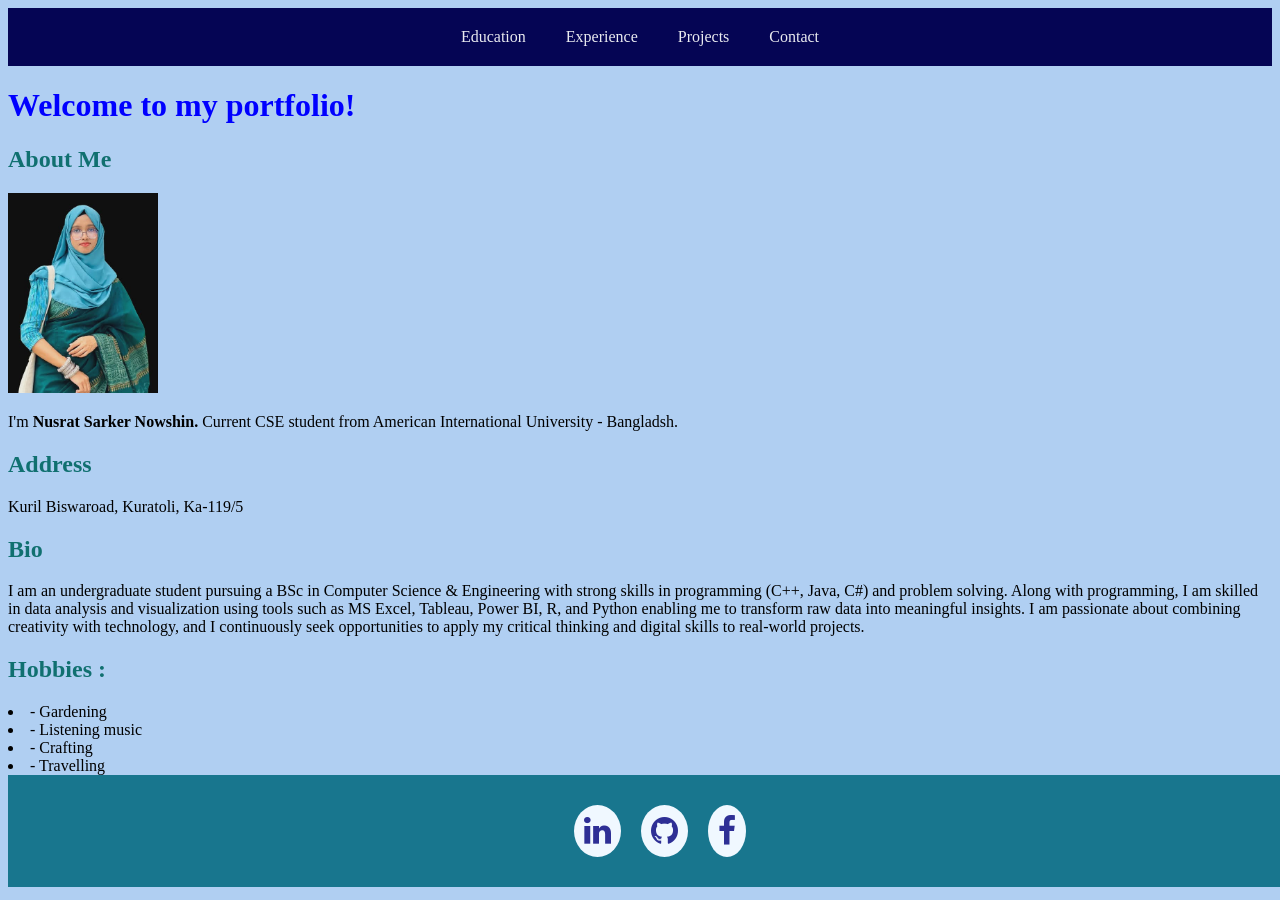
<file: portfolio/index.html>
<!DOCTYPE html>
<html lang="en">

<head>
    <meta charset="UTF-8">
    <meta name="viewport" content="width=device-width, initial-scale=1.0">
    <title>Portfolio</title>

    <link rel="stylesheet" href="style.css">
    <link rel="stylesheet" href="https://cdnjs.cloudflare.com/ajax/libs/font-awesome/4.7.0/css/font-awesome.min.css">
</head>


<body>
    <nav class="navbar">
        <ul>
            <li><a href="html/educations.html">Education</a></li>
            <li><a href="html/experience.html">Experience</a></li>
            <li><a href="html/projects.html">Projects</a></li>
            <li><a href="html/contact.html">Contact</a></li>
        </ul>
    </nav>

    <h1>Welcome to my portfolio!</h1>
    <h2>About Me</h2>
    <img src="Nusrat Photo.jpg" width="150" height="200">
    <p>I'm <strong>Nusrat Sarker Nowshin.</strong> Current CSE student from American International University -
        Bangladsh.</p>
    <h2>Address</h3>
        <p>Kuril Biswaroad, Kuratoli, Ka-119/5</p>
        <h2>Bio</h3>
            <p>I am an undergraduate student pursuing a BSc in Computer Science & Engineering with strong skills in
                programming (C++, Java, C#) and problem solving.
                Along with programming, I am skilled in data analysis and visualization using tools such as MS Excel,
                Tableau, Power BI, R, and Python enabling me to
                transform raw data into meaningful insights. I am passionate about combining creativity with technology,
                and I continuously seek opportunities to apply
                my critical thinking and digital skills to real-world projects.</p>

            <h2>Hobbies :</h2>
            <li>- Gardening</li>
            <li>- Listening music</li>
            <li>- Crafting</li>
            <li>- Travelling</li>

            <div class="footerContainer">
                <div class="socialIcons">


                    <a href="https://www.linkedin.com/in/nusrat-sarker-1a18a0384/" target="_blank">
                        <i class="fa fa-linkedin"> </i>
                    </a>
                    <a href="https://github.com/Nnusrat50" target="_blank">
                        <i class="fa fa-github"> </i>
                    </a>
                    <a href="https://www.facebook.com/nusrat.sarker.273872" target="_blank">
                        <i class="fa fa-facebook"> </i>
                    </a>

                </div>


            </div>

</body>

</html>
</file>
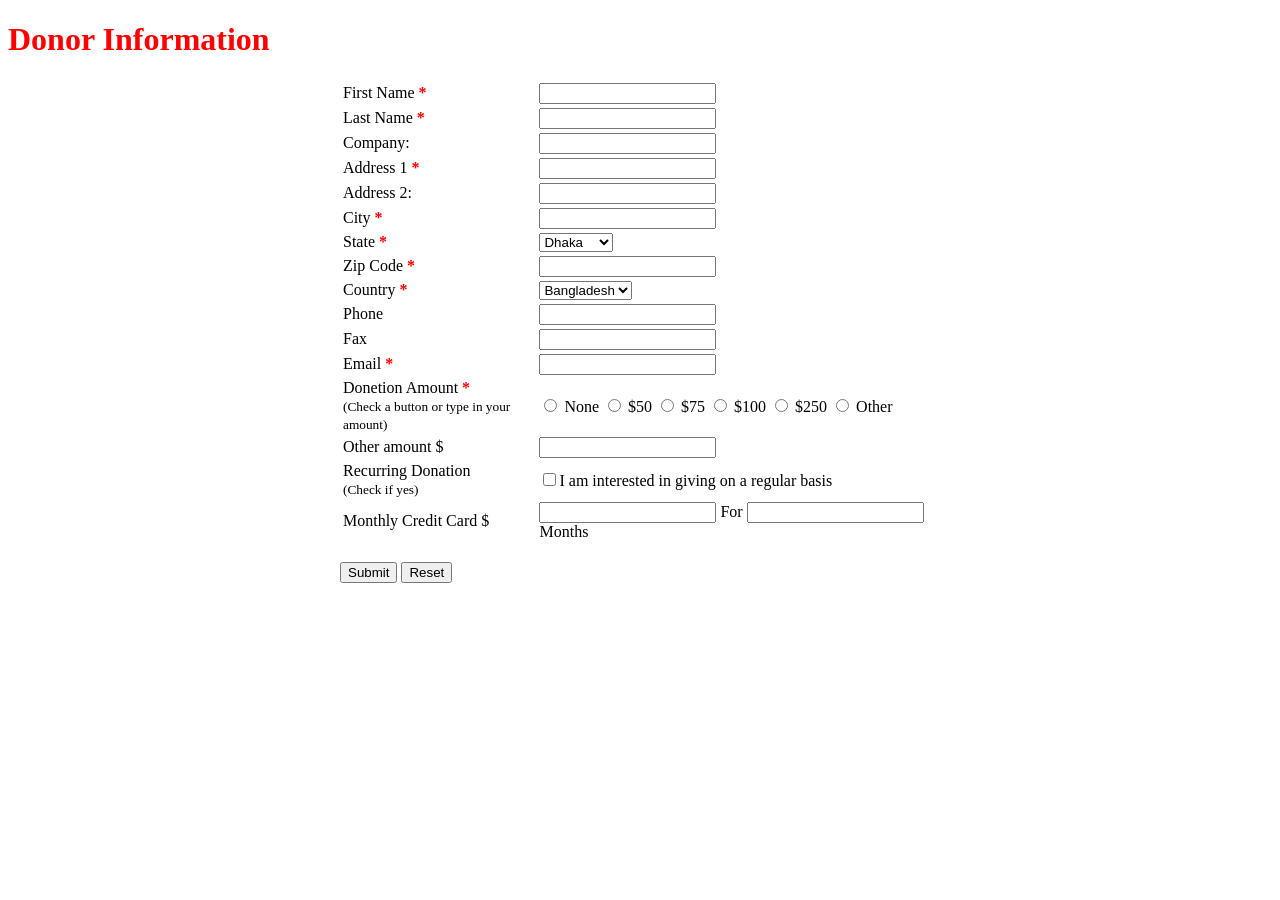
<file: assessment/form.html>
<!DOCTYPE html>
<html lang="en">

<head>
    <meta charset="UTF-8">
    <meta name="viewport" content="width=device-width, initial-scale=1.0">
    <title>Portfolio</title>

    <link rel="stylesheet" href="form.css">

</head>

<body>
    <h1>Donor Information</h1>
    <form method="post">




        <table>

            <tr>
                <td><label for="first name">First Name <span class=required>*</span></label></td>
                <td><input type="text" id="first_name" name="first name" required></td>
            </tr>

            <tr>
                <td><label for="last name">Last Name <span class=required>*</span></label></td>
                <td><input type="text" id="last_name" name="last name" required></td>
            </tr>

            <tr>
                <td><label for="company">Company:</label></td>
                <td><input type="text" id="company" name="company"></td>
            </tr>

            <tr>
                <td><label for="address 1">Address 1 <span class=required>*</span></label></td>
                <td><input type="text" id="address1" name="address 1" required></td>
            </tr>

            <tr>
                <td><label for="address 2">Address 2:</label></td>
                <td><input type="text" id="address2" name="address 2"></td>
            </tr>

            <tr>
                <td><label for="city">City <span class=required>*</span></label></td>
                <td><input type="text" id="city" name="city" required></td>
            </tr>

            <tr>
                <td><label for="state">State <span class=required>*</span></label></td>
                <td><select id="state" name="state">
                        <option>Dhaka</option>
                        <option>Dinajpur</option>
                        <option>Rangpur</option>
                        <option>Rajshahi</option>

                    </select>
                </td>
            </tr>

            <tr>
                <td><label for="zip code">Zip Code <span class=required>*</span></label></td>
                <td><input type="text" id="zip_code" name="zip code" required></td>
            </tr>

            <tr>
                <td><label for="country">Country <span class=required>*</span></label></td>
                <td><select id="country" name="country">
                        <option>Bangladesh</option>
                        <option>India</option>
                        <option>Nepal</option>
                        <option>USA</option>

                    </select>
                </td>
            </tr>

            <tr>
                <td><label for="phone">Phone</label></td>
                <td><input type="text" id="phone" name="phone"></td>
            </tr>

            <tr>
                <td><label for="fax">Fax</label></td>
                <td><input type="text" id="fax" name="fax"></td>
            </tr>

            <tr>
                <td><label for="email">Email <span class=required>*</span></label></td>
                <td><input type="text" id="email" name="email" required></td>
            </tr>

            <tr>
                <td><label>Donetion Amount <span class=required>*</span></label> <br>
                    <small class="note">
                        (Check a button or type in your amount)
                    </small>
                </td>
                <td>
                    <input type="radio" name="donetion amount" value="none"> None
                    <input type="radio" name="donetion amount" value="$50"> $50
                    <input type="radio" name="donetion amount" value="$75"> $75
                    <input type="radio" name="donetion amount" value="$100"> $100
                    <input type="radio" name="donetion amount" value="$250"> $250
                    <input type="radio" name="donetion amount" value="other"> Other
                </td>
            </tr>

            <tr>
                <td><label for="other amount"> Other amount $ </label></td>
                <td><input type="text" id="other amount" name="other amount"></td>
            </tr>

            <tr>
                <td><label>Recurring Donation </label> <br>
                    <small class="note">
                        (Check if yes)
                    </small>
                </td>
                <td><input type="checkbox" value="i am interested in giving on a regular basis">I am interested in
                    giving on a regular basis
                </td>
            </tr>

            <tr>
                <td><label for="monthly card">Monthly Credit Card $</label></td>
                <td><input type="text" id="monthly card" name="monthly card">
                    <label for="for">For</label>
                    <input type="text" id="for" name="for">
                    <label for="months">Months</label>
                </td>

            </tr>


        </table>
        </br>
        <input type="submit" value="Submit">
        <input type="reset">




    </form>


</body>
</file>
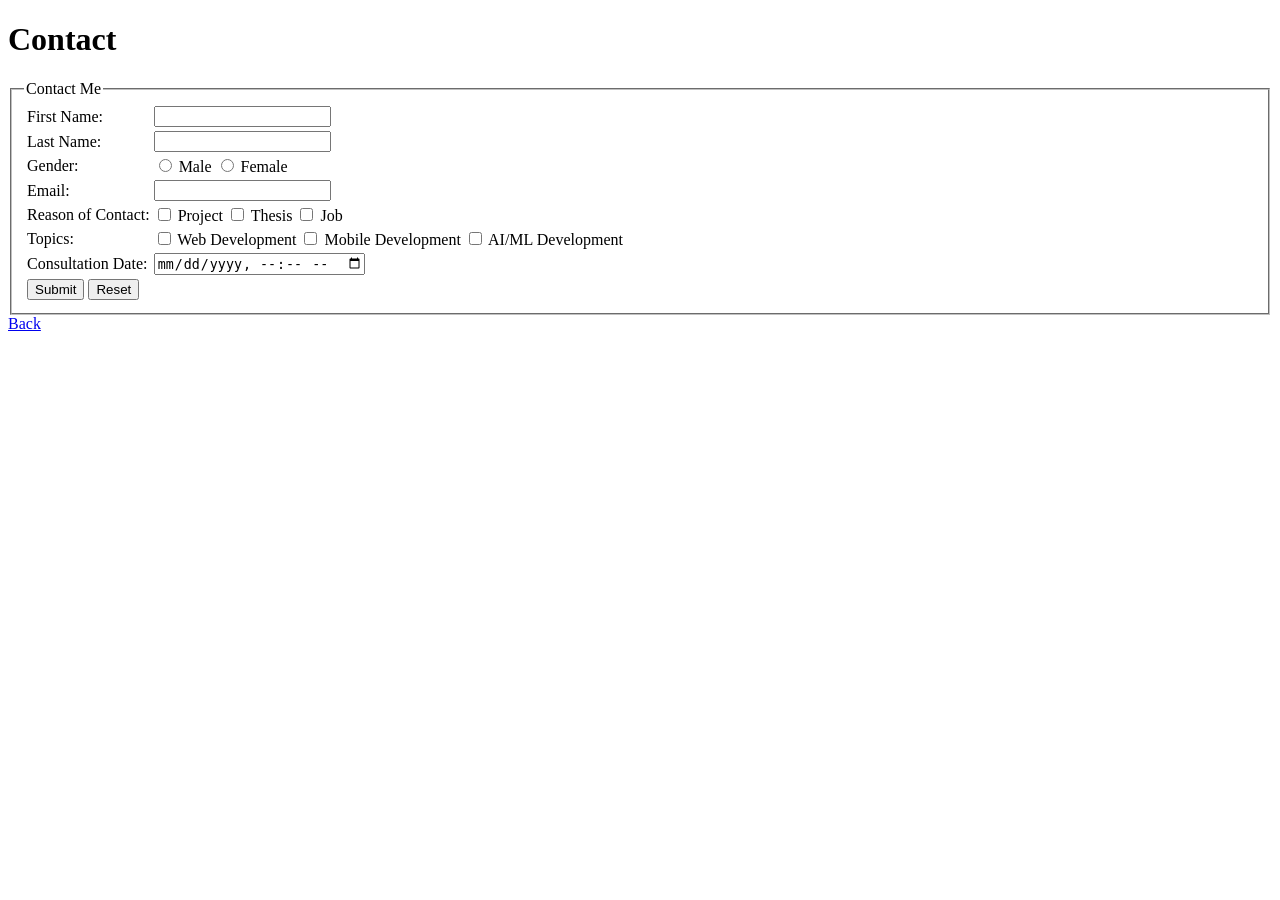
<file: portfolio/html/contact.html>
<!DOCTYPE html>
<html lang="en">

<head>
    <meta charset="UTF-8">
    <meta name="viewport" content="width=device-width, initial-scale=1.0">
    <title>Contact</title>
</head>

<body>
    <h1>Contact</h1>

    <form method="post">

        <fieldset>
            <legend>Contact Me</legend>

            <table>

                <tr>
                    <td><label for="first name">First Name:</label></td>
                    <td><input type="text" id="first name" name="first name" required></td>
                </tr>

                <tr>
                    <td><label for="last name">Last Name:</label></td>
                    <td><input type="text" id="last name" name="last name" required></td>
                </tr>

                <tr>
                    <td><label>Gender:</label></td>
                    <td>
                        <input type="radio" name="gender" value="male"> Male
                        <input type="radio" name="gender" value="female"> Female
                    </td>
                </tr>

                <tr>
                    <td><label for="email">Email:</label></td>
                    <td><input type="email" id="email" name="email" required></td>
                </tr>

                <tr>
                    <td><label>Reason of Contact:</label></td>
                    <td>
                        <input type="checkbox" value="Projects"> Project
                        <input type="checkbox" value="Thesis"> Thesis
                        <input type="checkbox" value="Job"> Job
                    </td>
                </tr>

                <tr>
                    <td><label>Topics:</label></td>
                    <td>
                        <input type="checkbox" value="Web Development"> Web Development
                        <input type="checkbox" value="Mobile Development"> Mobile Development
                        <input type="checkbox" value="AI/ML Development"> AI/ML Development
                    </td>
                </tr>

                <tr>
                    <td>
                        <label for="consultation">Consultation Date:</label>
                    </td>
                    <td>
                        <input type="datetime-local" id="consultation" name="consultation" required>

                    </td>
                </tr>


                <td>
                    <input type="submit" value="Submit">
                    <input type="reset">
                </td>
                </tr>

            </table>

        </fieldset>

    </form>

    <a href="../index.html">Back</a>

</body>

</html>
</file>
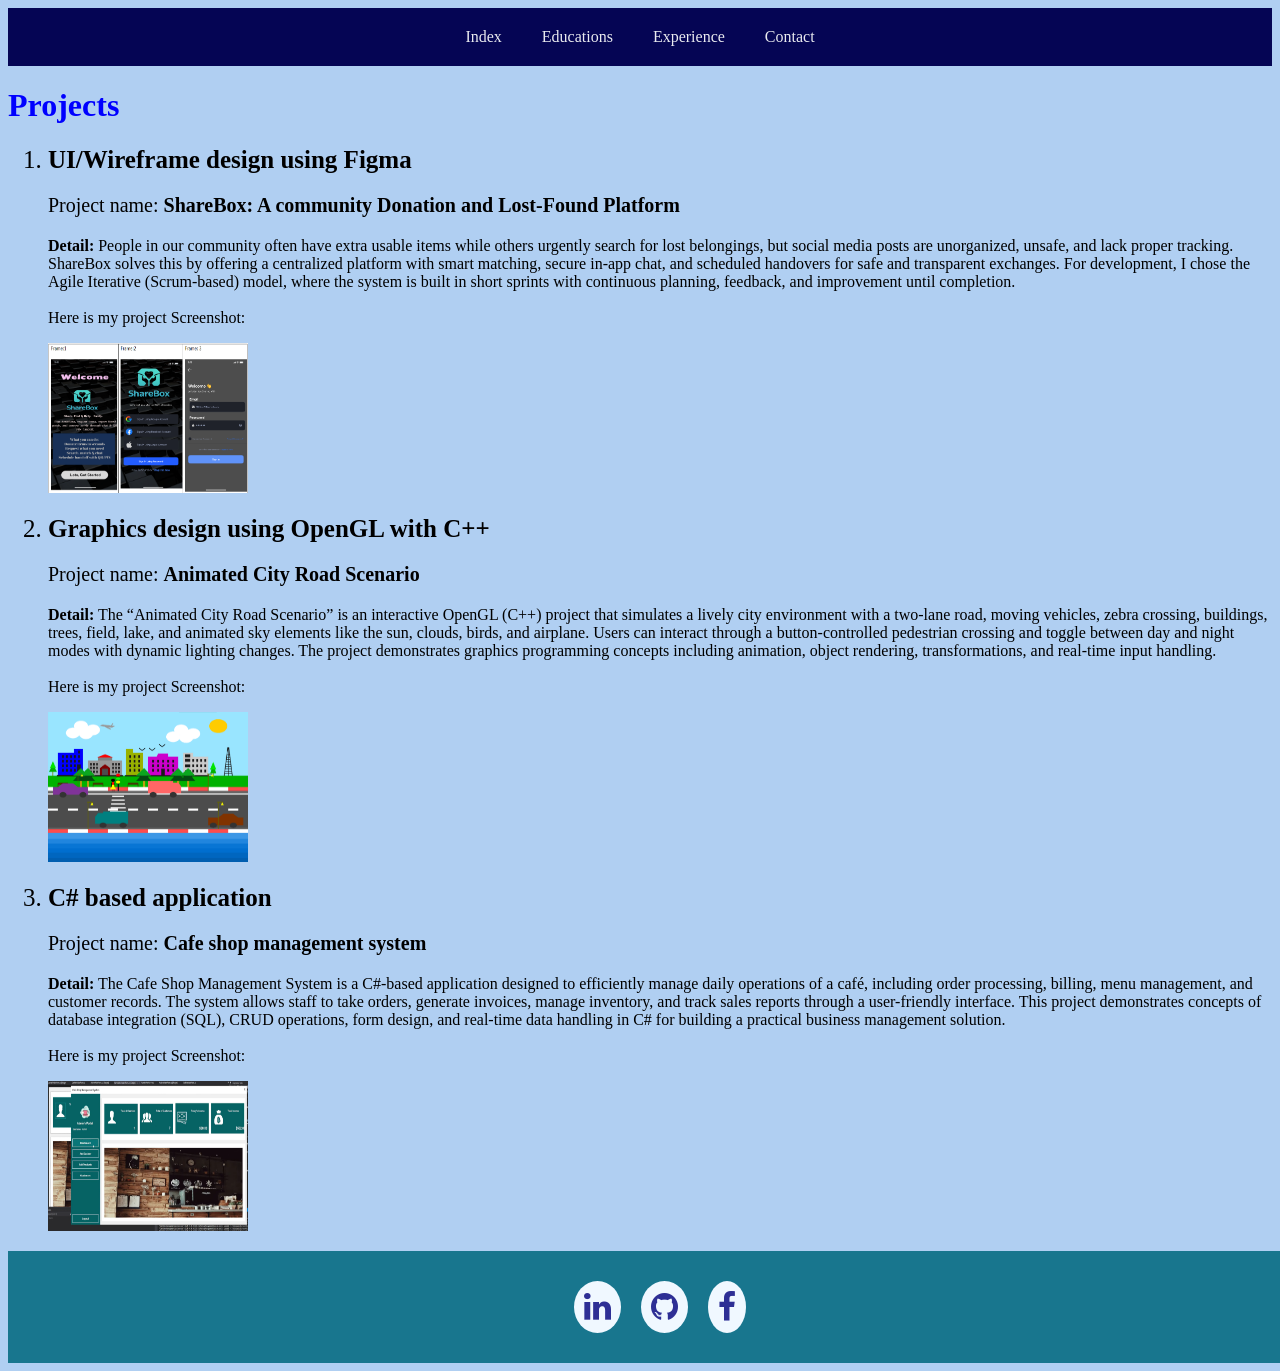
<file: portfolio/html/projects.html>
<!DOCTYPE html>
<html lang="en">

<head>
    <meta charset="UTF-8">
    <meta name="viewport" content="width=device-width, initial-scale=1.0">
    <title>Project</title>
    <link rel="stylesheet" href="../css/projects.css">
    <link rel="stylesheet" href="https://cdnjs.cloudflare.com/ajax/libs/font-awesome/4.7.0/css/font-awesome.min.css">
</head>

<body>
    <nav class="navbar">
        <ul>
            <li><a href="../index.html">Index</a></li>
            <li><a href="educations.html">Educations</a></li>
            <li><a href="experience.html">Experience</a></li>
            <li><a href="contact.html">Contact</a></li>
        </ul>
    </nav>
    <h1>Projects</h1>

    <ol>
        <li style="font-size : 25px"> <strong>UI/Wireframe design using Figma </strong></li>

        <p style="font-size : 20px">Project name:<strong> ShareBox: A community Donation and Lost-Found Platform
            </strong> </p>
        <p><strong>Detail:</strong> People in our community often have extra usable items while others urgently search
            for lost belongings,
            but social media posts are unorganized, unsafe, and lack proper tracking. ShareBox solves this by offering
            a centralized platform with smart matching, secure in-app chat, and scheduled handovers for safe and
            transparent exchanges.
            For development, I chose the Agile Iterative (Scrum-based) model, where the system is built in short sprints
            with continuous
            planning, feedback, and improvement until completion.<br /> <br />
            Here is my project Screenshot:
        </p>

        <img src="ShareBox Pic.png" width="200" height="150">
        <br /><br />


        <li style="font-size : 25px"> <strong>Graphics design using OpenGL with C++ </strong></li>
        <p style="font-size : 20px">Project name: <strong> Animated City Road Scenario </strong> </p>
        <p><strong>Detail:</strong> The “Animated City Road Scenario” is an interactive OpenGL (C++) project that
            simulates a lively city environment with a two-lane road, moving vehicles, zebra crossing, buildings,
            trees, field, lake, and animated sky elements like the sun, clouds, birds, and airplane. Users can
            interact through a button-controlled pedestrian crossing and toggle between day and night modes with
            dynamic lighting changes. The project demonstrates graphics programming concepts including animation,
            object rendering, transformations, and real-time input handling.
            <br /> <br />
            Here is my project Screenshot:
        </p>

        <img src="CityRoad pic.png" width="200" height="150">
        <br /> <br />

        <li style="font-size : 25px"> <strong>C# based application </strong></li>
        <p style="font-size : 20px">Project name: <strong> Cafe shop management system </strong> </p>
        <p><strong>Detail:</strong> The Cafe Shop Management System is a C#-based application designed to
            efficiently manage daily operations of a café, including order processing, billing, menu management,
            and customer records. The system allows staff to take orders, generate invoices, manage inventory,
            and track sales reports through a user-friendly interface. This project demonstrates concepts of database
            integration (SQL), CRUD operations, form design, and real-time data handling in C# for building a practical
            business management solution.
            <br /> <br />
            Here is my project Screenshot:
        </p>

        <img src="cafe shop.png" width="200" height="150">





    </ol>
    <div class="footerContainer">
        <div class="socialIcons">


            <a href="https://www.linkedin.com/in/nusrat-sarker-1a18a0384/" target="_blank">
                <i class="fa fa-linkedin"> </i>
            </a>
            <a href="https://github.com/Nnusrat50" target="_blank">
                <i class="fa fa-github"> </i>
            </a>
            <a href="https://www.facebook.com/nusrat.sarker.273872" target="_blank">
                <i class="fa fa-facebook"> </i>
            </a>

        </div>





</body>

</html>
</file>
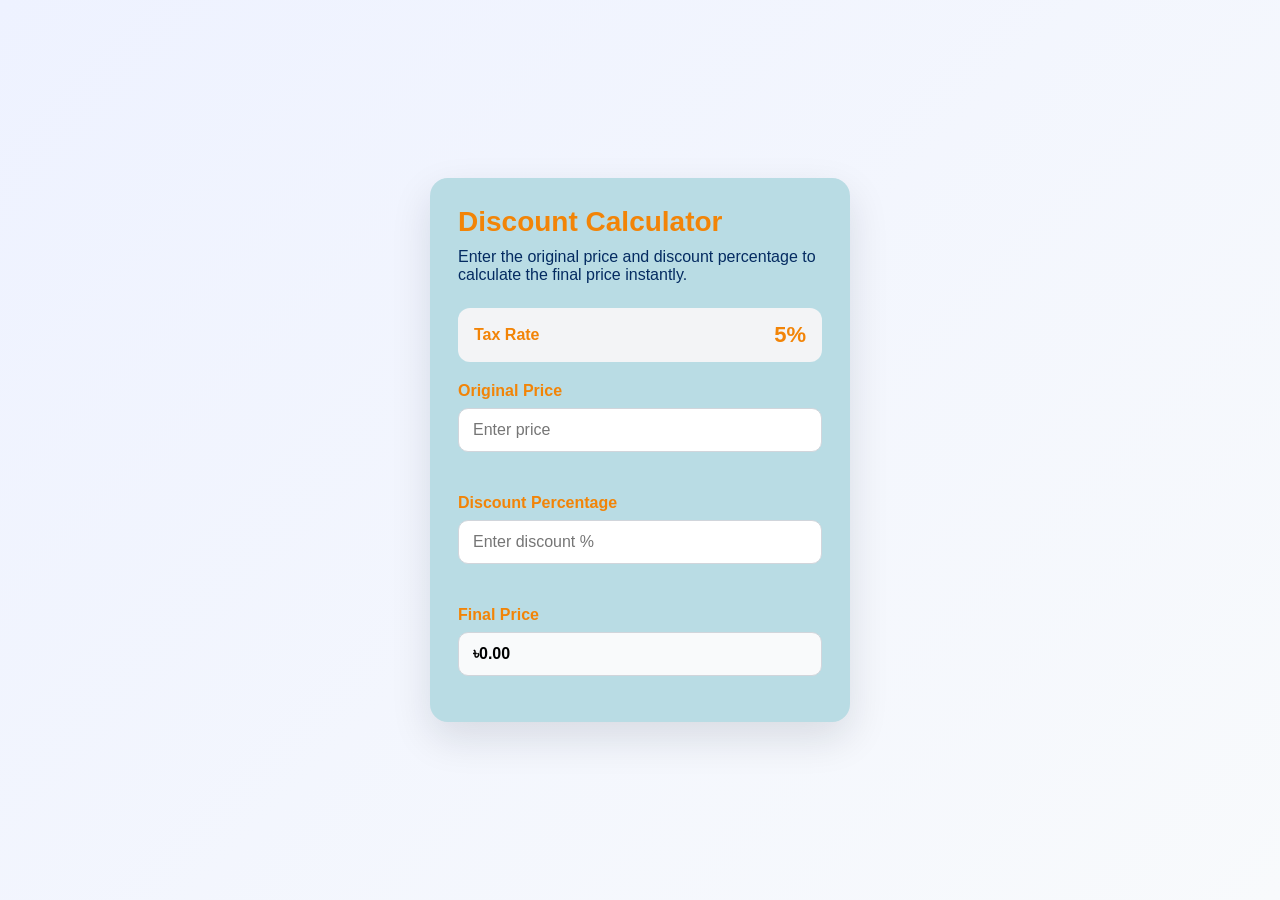
<file: wbt-spring-2025-2026/assessment/calculator.html>
<!DOCTYPE html>
<html lang="en">

<head>
    <meta charset="UTF-8">
    <title>Discount Calculator</title>
    <link rel="stylesheet" href="calculator.css">
</head>

<body>

    <div class="page">

        <div class="card">

            <h1>Discount Calculator</h1>
            <p class="subtitle">
                Enter the original price and discount percentage to calculate the final price instantly.
            </p>

            <div class="price-box">
                <span class="label">Tax Rate</span>
                <span class="value" id="tax-rate"></span>
            </div>

            <div class="form-group">
                <label>Original Price</label>
                <input type="number" id="original-price" placeholder="Enter price">
                <small class="error-message" id="price-error"></small>
            </div>

            <div class="form-group">
                <label>Discount Percentage</label>
                <input type="number" id="discount" placeholder="Enter discount %">
                <small class="error-message" id="discount-error"></small>
            </div>

            <div class="form-group">
                <label>Final Price</label>
                <input type="text" id="final-price" readonly>
            </div>

        </div>

    </div>

    <script src="calculator.js"></script>

</body>

</html>
</file>
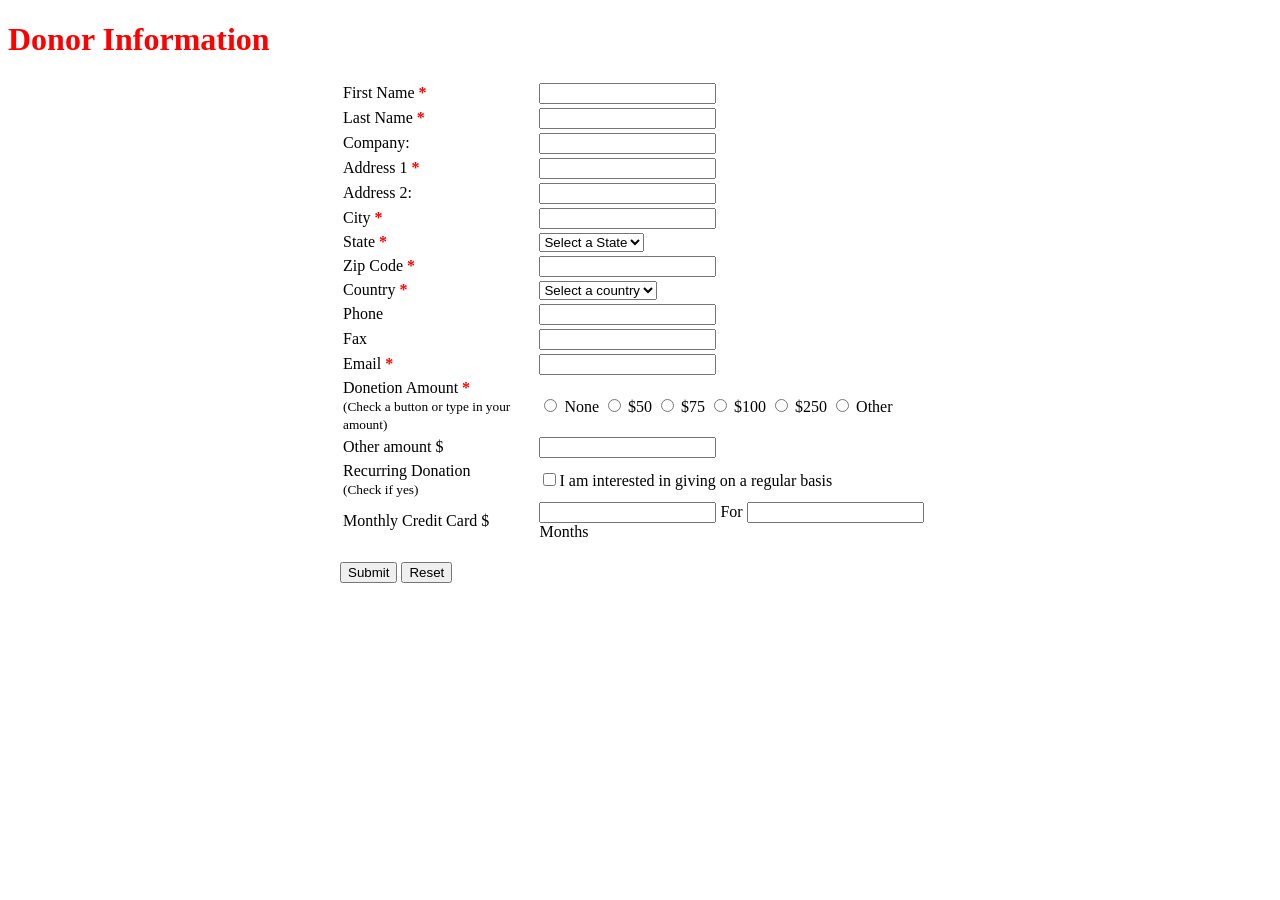
<file: wbt-spring-2025-2026/assessment/form.html>
<!DOCTYPE html>
<html lang="en">

<head>
    <meta charset="UTF-8">
    <meta name="viewport" content="width=device-width, initial-scale=1.0">
    <title>Portfolio</title>

    <link rel="stylesheet" href="form.css">

</head>

<body>
    <h1>Donor Information</h1>
    <form method="post">

        <table>

            <tr>
                <td><label for="first name">First Name <span class=required>*</span></label></td>
                <td><input type="text" id="first_name" name="first name" required></td>
            </tr>

            <tr>
                <td><label for="last name">Last Name <span class=required>*</span></label></td>
                <td><input type="text" id="last_name" name="last name" required></td>
            </tr>

            <tr>
                <td><label for="company">Company:</label></td>
                <td><input type="text" id="company" name="company"></td>
            </tr>

            <tr>
                <td><label for="address 1">Address 1 <span class=required>*</span></label></td>
                <td><input type="text" id="address1" name="address 1" required></td>
            </tr>

            <tr>
                <td><label for="address 2">Address 2:</label></td>
                <td><input type="text" id="address2" name="address 2"></td>
            </tr>

            <tr>
                <td><label for="city">City <span class=required>*</span></label></td>
                <td><input type="text" id="city" name="city" required></td>
            </tr>

            <tr>
                <td><label for="state">State <span class=required>*</span></label></td>
                <td><select id="state" name="state">
                        <option value="" disabled selected>Select a State</option>
                        <option>Dhaka</option>
                        <option>Dinajpur</option>
                        <option>Rangpur</option>
                        <option>Rajshahi</option>

                    </select>
                </td>
            </tr>

            <tr>
                <td><label for="zip code">Zip Code <span class=required>*</span></label></td>
                <td><input type="text" id="zip_code" name="zip code" required></td>
            </tr>

            <tr>
                <td><label for="country">Country <span class=required>*</span></label></td>
                <td><select id="country" name="country">
                        <option value="" disabled selected>Select a country</option>
                        <option>Bangladesh</option>
                        <option>India</option>
                        <option>Nepal</option>
                        <option>USA</option>

                    </select>
                </td>
            </tr>

            <tr>
                <td><label for="phone">Phone</label></td>
                <td><input type="text" id="phone" name="phone"></td>
            </tr>

            <tr>
                <td><label for="fax">Fax</label></td>
                <td><input type="text" id="fax" name="fax"></td>
            </tr>

            <tr>
                <td><label for="email">Email <span class=required>*</span></label></td>
                <td><input type="text" id="email" name="email" required></td>
            </tr>

            <tr>
                <td><label>Donetion Amount <span class=required>*</span></label> <br>
                    <small class="note">
                        (Check a button or type in your amount)
                    </small>
                </td>
                <td>
                    <input type="radio" name="donetion amount" value="none"> None
                    <input type="radio" name="donetion amount" value="$50"> $50
                    <input type="radio" name="donetion amount" value="$75"> $75
                    <input type="radio" name="donetion amount" value="$100"> $100
                    <input type="radio" name="donetion amount" value="$250"> $250
                    <input type="radio" name="donetion amount" value="other"> Other
                </td>
            </tr>

            <tr>
                <td><label for="other amount"> Other amount $ </label></td>
                <td><input type="text" id="other amount" name="other amount"></td>
            </tr>

            <tr>
                <td><label>Recurring Donation </label> <br>
                    <small class="note">
                        (Check if yes)
                    </small>
                </td>
                <td><input type="checkbox" value="i am interested in giving on a regular basis">I am interested in
                    giving on a regular basis
                </td>
            </tr>

            <tr>
                <td><label for="monthly card">Monthly Credit Card $</label></td>
                <td><input type="text" id="monthly card" name="monthly card">
                    <label for="for">For</label>
                    <input type="text" id="for" name="for">
                    <label for="months">Months</label>
                </td>

            </tr>


        </table>
        </br>
        <input type="submit" value="Submit">
        <input type="reset">




    </form>


</body>
</file>
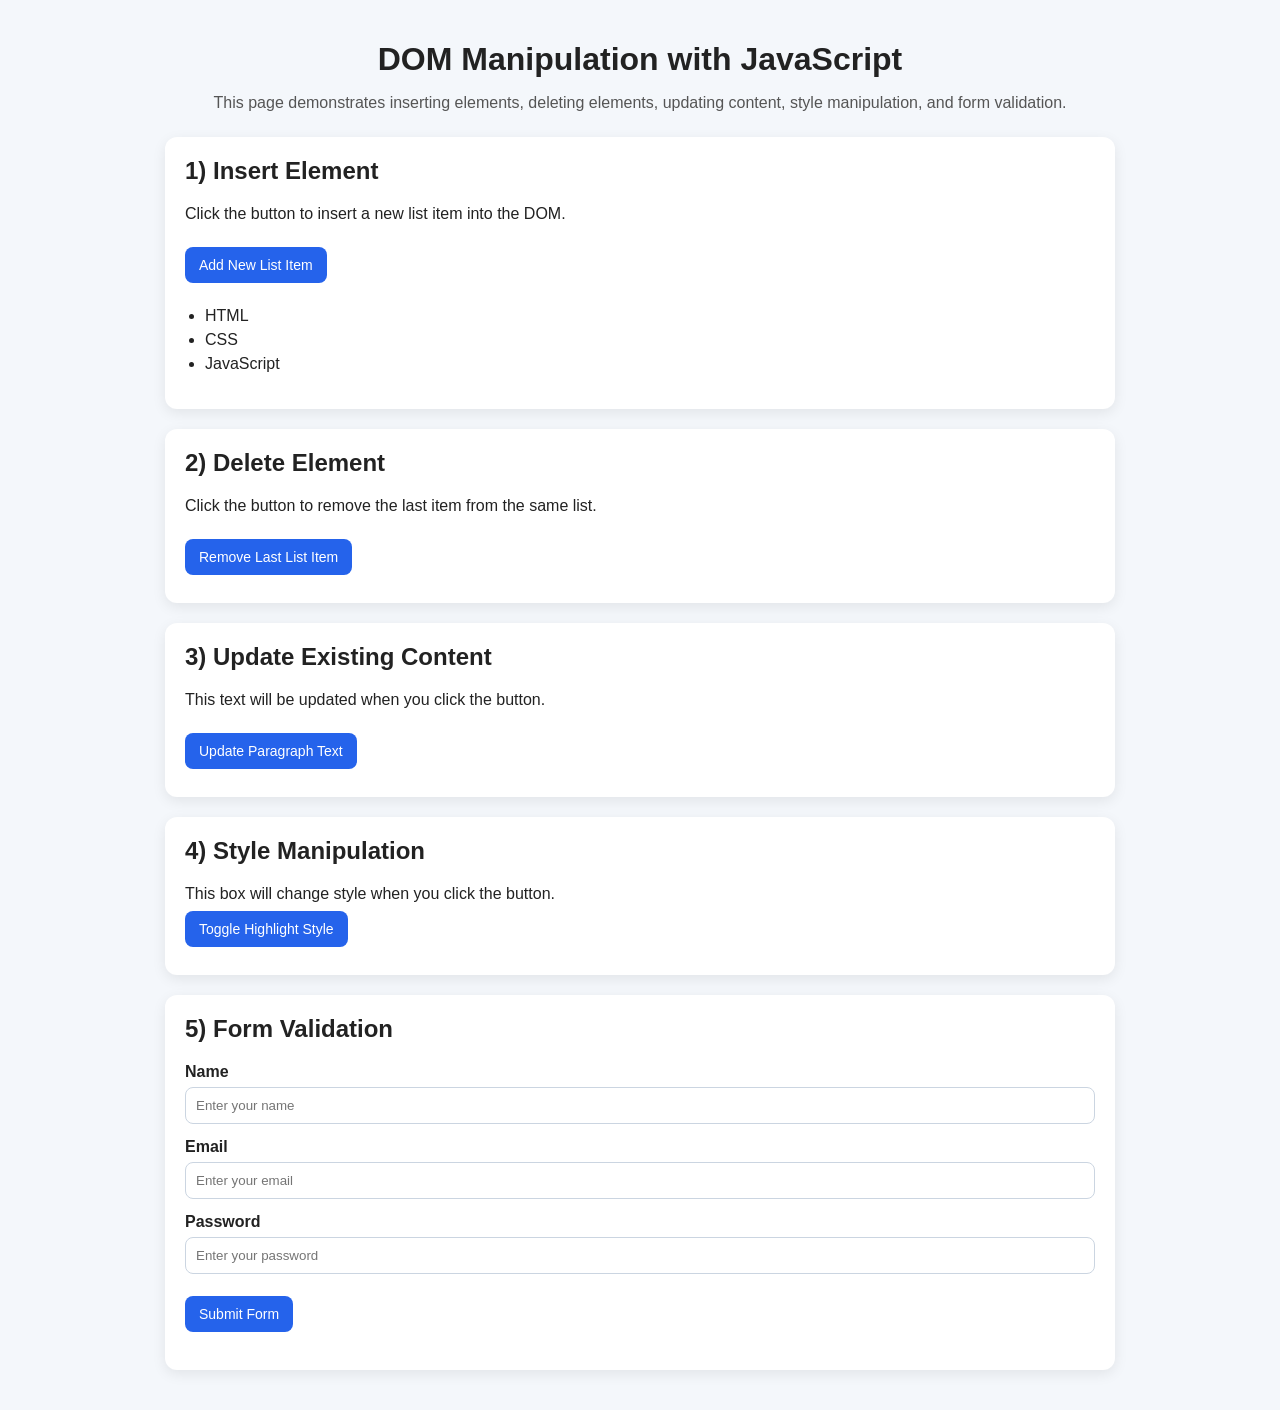
<file: wbt-spring-2025-2026/assessment/jsPractice.html>
<!DOCTYPE html>
<html lang="en">

<head>
    <meta charset="UTF-8" />
    <meta name="viewport" content="width=device-width, initial-scale=1.0" />
    <title>DOM Manipulation Demo</title>

    <style>
        /*
      BASIC PAGE STYLING
      ------------------
      These styles make the demo easier to read and interact with.
      The JavaScript section below will also change some styles dynamically,
      which demonstrates style manipulation through the DOM.
    */
        body {
            font-family: Arial, sans-serif;
            background: #f4f7fb;
            margin: 0;
            padding: 20px;
            color: #222;
        }

        .container {
            max-width: 950px;
            margin: 0 auto;
        }

        h1 {
            text-align: center;
            margin-bottom: 10px;
        }

        .subtitle {
            text-align: center;
            margin-bottom: 25px;
            color: #555;
        }

        .section {
            background: #fff;
            border-radius: 12px;
            padding: 20px;
            margin-bottom: 20px;
            box-shadow: 0 4px 14px rgba(0, 0, 0, 0.08);
        }

        .section h2 {
            margin-top: 0;
        }

        button {
            margin: 8px 8px 8px 0;
            padding: 10px 14px;
            border: none;
            border-radius: 8px;
            background: #2563eb;
            color: white;
            cursor: pointer;
            font-size: 14px;
        }

        button:hover {
            background: #1d4ed8;
        }

        ul {
            padding-left: 20px;
        }

        li {
            margin-bottom: 6px;
        }

        .highlight {
            background-color: #fff3cd;
            color: #7c2d12;
            padding: 10px;
            border-left: 5px solid #f59e0b;
            border-radius: 6px;
        }

        .error {
            color: #b91c1c;
            font-size: 14px;
            margin-top: 6px;
        }

        .success {
            color: #166534;
            font-weight: bold;
            margin-top: 10px;
        }

        .input-group {
            margin-bottom: 14px;
        }

        label {
            display: block;
            margin-bottom: 6px;
            font-weight: bold;
        }

        input {
            width: 100%;
            padding: 10px;
            border: 1px solid #cbd5e1;
            border-radius: 8px;
            box-sizing: border-box;
        }

        .invalid {
            border: 2px solid #dc2626;
            background: #fef2f2;
        }

        .valid {
            border: 2px solid #16a34a;
            background: #f0fdf4;
        }
    </style>
</head>

<body>
    <div class="container">
        <h1>DOM Manipulation with JavaScript</h1>
        <p class="subtitle">
            This page demonstrates inserting elements, deleting elements, updating content,
            style manipulation, and form validation.
        </p>

        <!--
      SECTION 1: INSERTING NEW ELEMENTS
      ---------------------------------
      We will add new <li> items into the unordered list when the user clicks a button.
    -->
        <div class="section">
            <h2>1) Insert Element</h2>
            <p>Click the button to insert a new list item into the DOM.</p>
            <button id="addItemBtn">Add New List Item</button>
            <ul id="itemList">
                <li>HTML</li>
                <li>CSS</li>
                <li>JavaScript</li>
            </ul>
        </div>

        <!--
      SECTION 2: DELETING AN EXISTING ELEMENT
      ---------------------------------------
      We will remove the last list item from the list.
    -->
        <div class="section">
            <h2>2) Delete Element</h2>
            <p>Click the button to remove the last item from the same list.</p>
            <button id="removeItemBtn">Remove Last List Item</button>
        </div>

        <!--
      SECTION 3: UPDATING CONTENT OF AN EXISTING ELEMENT
      --------------------------------------------------
      We will change the text inside the paragraph below.
    -->
        <div class="section">
            <h2>3) Update Existing Content</h2>
            <p id="contentText">This text will be updated when you click the button.</p>
            <button id="updateTextBtn">Update Paragraph Text</button>
        </div>

        <!--
      SECTION 4: STYLE MANIPULATION
      -----------------------------
      JavaScript will dynamically add/remove a CSS class on the box below.
      This is a common DOM manipulation technique for changing styles.
    -->
        <div class="section">
            <h2>4) Style Manipulation</h2>
            <div id="styleBox">
                This box will change style when you click the button.
            </div>
            <button id="styleBtn">Toggle Highlight Style</button>
        </div>

        <!--
      SECTION 5: FORM VALIDATION
      --------------------------
      We will validate three inputs:
      - Name must not be empty
      - Email must include @ and .
      - Password must be at least 6 characters

      If validation fails, JavaScript will show error messages and style the inputs.
      If validation passes, a success message will be shown.
    -->
        <div class="section">
            <h2>5) Form Validation</h2>
            <form id="demoForm" novalidate>
                <div class="input-group">
                    <label for="name">Name</label>
                    <input type="text" id="name" placeholder="Enter your name" />
                    <div class="error" id="nameError"></div>
                </div>

                <div class="input-group">
                    <label for="email">Email</label>
                    <input type="email" id="email" placeholder="Enter your email" />
                    <div class="error" id="emailError"></div>
                </div>

                <div class="input-group">
                    <label for="password">Password</label>
                    <input type="password" id="password" placeholder="Enter your password" />
                    <div class="error" id="passwordError"></div>
                </div>

                <button type="submit">Submit Form</button>
                <div id="formSuccess" class="success"></div>
            </form>
        </div>
    </div>

    <script>
        /*
          ==========================================================
          JAVASCRIPT: DOM MANIPULATION EXAMPLES
          ==========================================================
          DOM stands for Document Object Model.
          JavaScript uses the DOM to access, change, add, remove,
          and validate elements on a web page.
        */

        /*
          ----------------------------------------------------------
          STEP 1: SELECT THE ELEMENTS WE WANT TO WORK WITH
          ----------------------------------------------------------
          We use document.getElementById() to get references to HTML elements.
          Once we store them in variables, we can manipulate them with JavaScript.
        */
        const addItemBtn = document.getElementById('addItemBtn');
        const removeItemBtn = document.getElementById('removeItemBtn');
        const updateTextBtn = document.getElementById('updateTextBtn');
        const styleBtn = document.getElementById('styleBtn');

        const itemList = document.getElementById('itemList');
        const contentText = document.getElementById('contentText');
        const styleBox = document.getElementById('styleBox');

        const demoForm = document.getElementById('demoForm');
        const nameInput = document.getElementById('name');
        const emailInput = document.getElementById('email');
        const passwordInput = document.getElementById('password');

        const nameError = document.getElementById('nameError');
        const emailError = document.getElementById('emailError');
        const passwordError = document.getElementById('passwordError');
        const formSuccess = document.getElementById('formSuccess');

        /*
          ----------------------------------------------------------
          STEP 2: INSERT A NEW ELEMENT INTO THE DOM
          ----------------------------------------------------------
          We listen for a button click.
          When the user clicks:
          1. Create a new <li> element using document.createElement().
          2. Add text to it using textContent.
          3. Add that new <li> to the <ul> using appendChild().
        */
        let itemCounter = 1;

        addItemBtn.addEventListener('click', function () {
            // Create a brand new <li> element.
            const newItem = document.createElement('li');

            // Set the text that will appear inside the new list item.
            newItem.textContent = 'New Topic ' + itemCounter;

            // Add the new item to the end of the list.
            itemList.appendChild(newItem);

            // Increase counter so each inserted item gets a different name.
            itemCounter++;
        });

        /*
          ----------------------------------------------------------
          STEP 3: DELETE AN EXISTING ELEMENT
          ----------------------------------------------------------
          We remove the last <li> from the list.
          To do that:
          1. Check whether the list has any children.
          2. Use lastElementChild to get the last <li>.
          3. Remove it using removeChild().
        */
        removeItemBtn.addEventListener('click', function () {
            // Check if there is at least one list item in the list.
            if (itemList.children.length > 0) {
                // Get the last item in the list.
                const lastItem = itemList.lastElementChild;

                // Remove the last item from the list.
                itemList.removeChild(lastItem);
            } else {
                // This alert helps the user understand why nothing happened.
                alert('There are no items left to remove.');
            }
        });

        /*
          ----------------------------------------------------------
          STEP 4: UPDATE THE CONTENT OF AN EXISTING ELEMENT
          ----------------------------------------------------------
          We change the text inside an existing paragraph.
          This is done using the textContent property.
        */
        updateTextBtn.addEventListener('click', function () {
            contentText.textContent = 'The paragraph text has been updated using JavaScript DOM manipulation!';
        });

        /*
          ----------------------------------------------------------
          STEP 5: STYLE MANIPULATION
          ----------------------------------------------------------
          We use classList.toggle() to add or remove a CSS class.
          When the class exists, the style changes.
          When it is removed, the original style comes back.
        */
        styleBtn.addEventListener('click', function () {
            styleBox.classList.toggle('highlight');
        });

        /*
          ----------------------------------------------------------
          STEP 6: FORM VALIDATION HELPER FUNCTIONS
          ----------------------------------------------------------
          These helper functions make the validation code cleaner.
          - showError(): display an error message and mark input as invalid
          - showValid(): remove error message and mark input as valid
          - resetValidation(): clear previous validation states/messages
        */

        function showError(inputElement, errorElement, message) {
            // Show the error message text.
            errorElement.textContent = message;

            // Remove any old "valid" class and add "invalid" class.
            inputElement.classList.remove('valid');
            inputElement.classList.add('invalid');
        }

        function showValid(inputElement, errorElement) {
            // Remove any old error message.
            errorElement.textContent = '';

            // Remove invalid styling and add valid styling.
            inputElement.classList.remove('invalid');
            inputElement.classList.add('valid');
        }

        function resetValidation() {
            // Clear success message from any previous submission.
            formSuccess.textContent = '';

            // Clear all error texts.
            nameError.textContent = '';
            emailError.textContent = '';
            passwordError.textContent = '';

            // Remove both valid/invalid classes from every input.
            nameInput.classList.remove('valid', 'invalid');
            emailInput.classList.remove('valid', 'invalid');
            passwordInput.classList.remove('valid', 'invalid');
        }

        /*
          ----------------------------------------------------------
          STEP 7: FORM VALIDATION ON SUBMIT
          ----------------------------------------------------------
          When the form is submitted:
          1. Prevent default form submission with preventDefault().
          2. Reset old validation messages.
          3. Read current input values.
          4. Check each input with rules.
          5. Show errors if something is wrong.
          6. If everything is correct, show a success message.
        */
        demoForm.addEventListener('submit', function (event) {
            // Stop the form from reloading the page.
            event.preventDefault();

            // Remove old validation messages/styles before checking again.
            resetValidation();

            // Get the trimmed values typed by the user.
            const nameValue = nameInput.value.trim();
            const emailValue = emailInput.value.trim();
            const passwordValue = passwordInput.value.trim();

            // This variable helps us track whether the form is valid overall.
            let isFormValid = true;

            /*
              VALIDATE NAME
              Rule: name cannot be empty.
            */
            if (nameValue === '') {
                showError(nameInput, nameError, 'Name is required.');
                isFormValid = false;
            } else {
                showValid(nameInput, nameError);
            }

            /*
              VALIDATE EMAIL
              Rule: must include both "@" and "."
              Note: this is a simple demo check, not a perfect real-world email validator.
            */
            if (emailValue === '') {
                showError(emailInput, emailError, 'Email is required.');
                isFormValid = false;
            } else if (!emailValue.includes('@') || !emailValue.includes('.')) {
                showError(emailInput, emailError, 'Please enter a valid email address.');
                isFormValid = false;
            } else {
                showValid(emailInput, emailError);
            }

            /*
              VALIDATE PASSWORD
              Rule: password must be at least 6 characters long.
            */
            if (passwordValue === '') {
                showError(passwordInput, passwordError, 'Password is required.');
                isFormValid = false;
            } else if (passwordValue.length < 6) {
                showError(passwordInput, passwordError, 'Password must be at least 6 characters long.');
                isFormValid = false;
            } else {
                showValid(passwordInput, passwordError);
            }

            /*
              FINAL RESULT
              If every validation rule passed, show a success message.
            */
            if (isFormValid) {
                formSuccess.textContent = 'Form submitted successfully! All fields are valid.';
            }
        });
    </script>
</body>

</html>
</file>
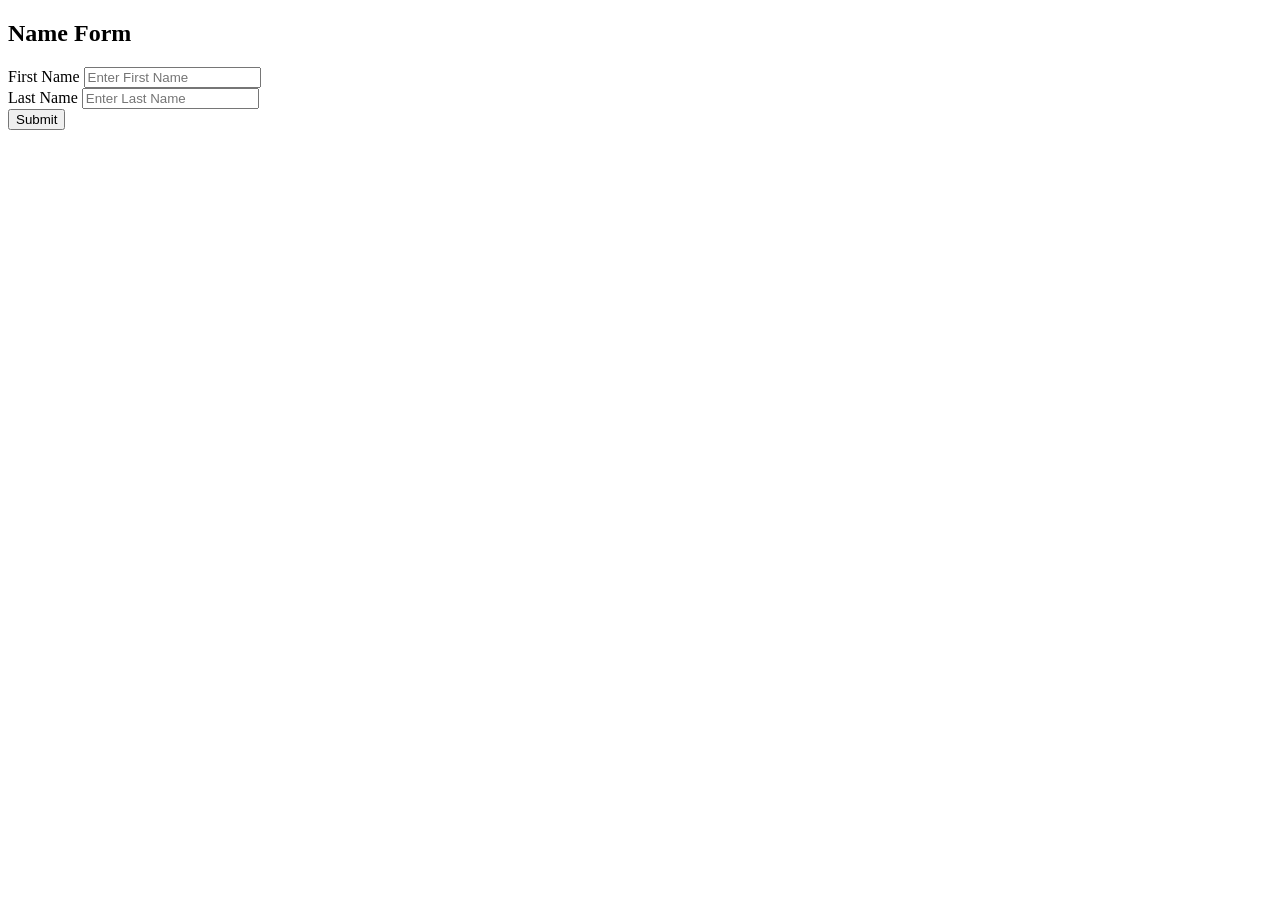
<file: wbt-spring-2025-2026/lab/1noPractice.html>
<!DOCTYPE html>
<html lang="en">

<head>
    <meta charset="UTF-8" />
    <meta name="viewport" content="width=device-width, initial-scale=1.0" />
    <title>Practice 1</title>
    <!--
    <style>
        body {
            font-family: Arial, sans-serif;
            background-color: #79dbea;
            margin: 0;
            padding: 30px;
        }

        .container {
            max-width: 700px;
            margin: 0 auto;
            color: #0f8193;
        }

        .section {
            background: #c0e8f2;
            border-radius: 10px;
            padding: 20px;
            margin-bottom: 20px;
            box-shadow: 0 4px 14px rgba(0, 0, 0, 0.08);
        }

        .section h2 {
            margin-top: 0;
            text-align: center;
        }

        button {
            display: block;
            margin: 8px auto;
            padding: 10px 100px;
            border: none;
            border-radius: 8px;
            background: #0e3c82;
            color: #FFFFFF;
            cursor: pointer;
            font-size: 14px;
        }

        .error {
            color: #EF0000;
            font-size: 14px;
            margin-top: 6px;
        }

        .success {
            color: #126eb5;
            font-weight: bold;
            margin-top: 10px;
        }

        .input-group {
            margin-bottom: 14px;
        }

        label {
            display: block;
            margin-bottom: 6px;
            font-weight: bold;
        }

        input {
            width: 100%;
            padding: 10px;
            border: 1px solid #FFFFFF;
            border-radius: 8px;
            box-sizing: border-box;
        }

        .invalid {
            border: 2px solid #EF0000;
            background: #FFFFFF;
        }

        .valid {
            border: 2px solid #27BB27;
            background: #FFFFFF;
        }

        #formSuccess {
            text-align: center;
        }
    </style>
    -->
</head>

<body>
    <div class="container">

        <div class="section">
            <h2>Name Form </h2>

            <form id="nameForm" novalidate>
                <div class="input-group">
                    <label for="firstName">First Name</label>
                    <input type="text" id="firstName" placeholder="Enter First Name" />
                    <div class="error" id="firstNameError"></div>
                </div>

                <div class="input-group">
                    <label for="lastName">Last Name</label>
                    <input type="text" id="lastName" placeholder="Enter Last Name" />
                    <div class="error" id="lastNameError"></div>
                </div>

                <button type="submit">Submit</button>
                <div id="formSuccess" class="success"></div>
            </form>
        </div>
    </div>

    <script>
        const nameForm = document.getElementById('nameForm');
        const firstNameInput = document.getElementById('firstName');
        const lastNameInput = document.getElementById('lastName');
        const firstNameError = document.getElementById('firstNameError');
        const lastNameError = document.getElementById('lastNameError');
        const formSuccess = document.getElementById('formSuccess');

        function showError(inputElement, errorElement, message) {
            errorElement.textContent = message;

            inputElement.classList.remove('valid');
            inputElement.classList.add('invalid');
        }

        function showValid(inputElement, errorElement) {

            errorElement.textContent = '';

            inputElement.classList.remove('invalid');
            inputElement.classList.add('valid');
        }


        function resetValidation() {
            formSuccess.textContent = '';

            firstNameError.textContent = '';
            lastNameError.textContent = '';

            firstNameInput.classList.remove('valid', 'invalid');
            lastNameInput.classList.remove('valid', 'invalid');
        }

        nameForm.addEventListener('submit', function (event) {

            event.preventDefault();


            resetValidation();


            const firstNameValue = firstNameInput.value.trim();
            const lastNameValue = lastNameInput.value.trim();

            let isFormValid = true;

            if (firstNameValue === '') {
                showError(firstNameInput, firstNameError, 'First name required');
                isFormValid = false;
            } else if (firstNameValue.length < 2) {
                showError(firstNameInput, firstNameError, 'Each field must have at least 2 characters');
                isFormValid = false;
            } else {
                showValid(firstNameInput, firstNameError);
            }

            if (lastNameValue === '') {
                showError(lastNameInput, lastNameError, 'Last name required');
                isFormValid = false;
            } else if (lastNameValue.length < 2) {
                showError(lastNameInput, lastNameError, 'Each field must have at least 2 characters');
                isFormValid = false;
            } else {
                showValid(lastNameInput, lastNameError);
            }

            if (isFormValid) {
                formSuccess.textContent = 'Submitted Successfully!';
            } else {
                alert('Submission Failed!!');
            }
        });
    </script>
</body>

</html>
</file>
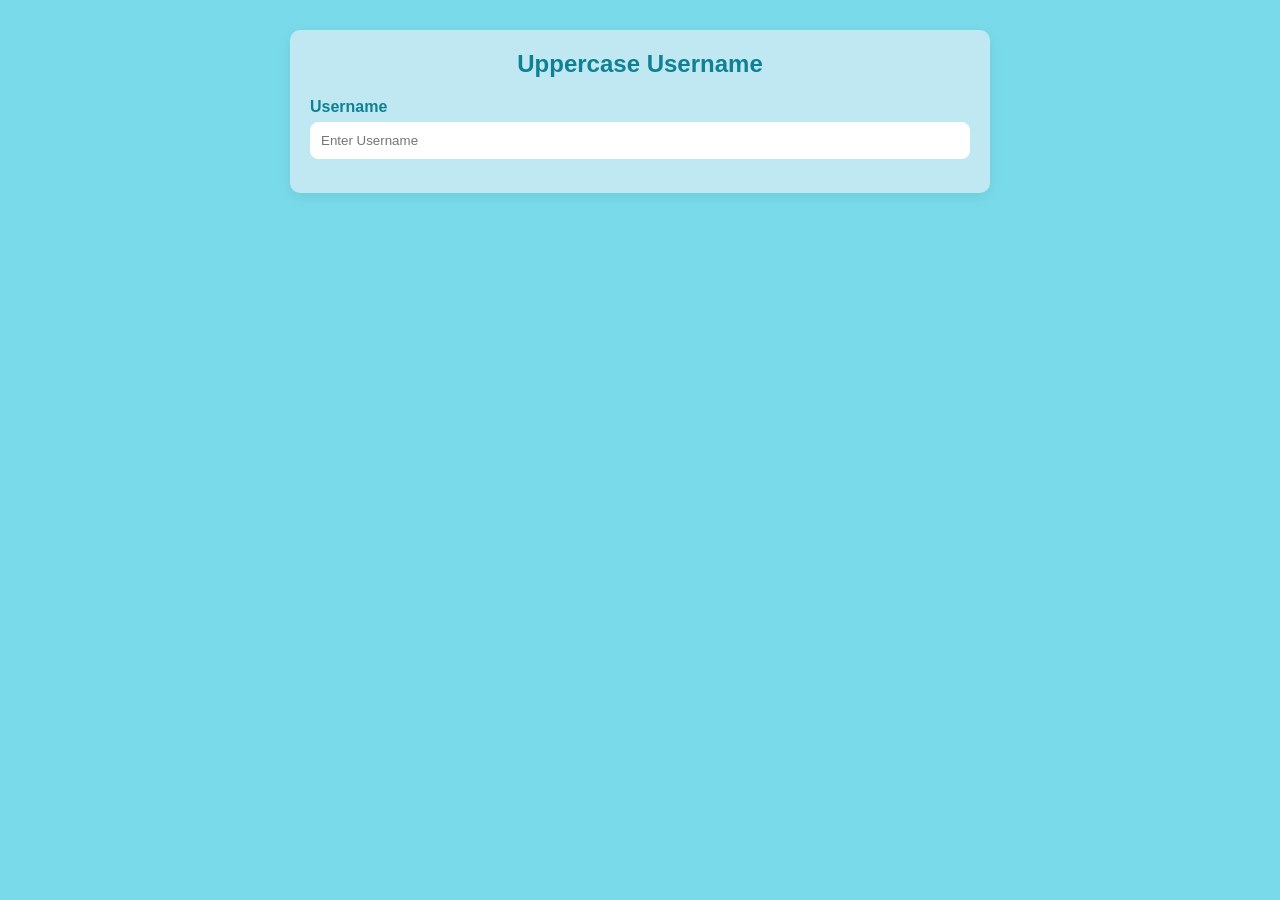
<file: wbt-spring-2025-2026/lab/2noPractice.html>
<!DOCTYPE html>
<html lang="en">

<head>
    <meta charset="UTF-8" />
    <meta name="viewport" content="width=device-width, initial-scale=1.0" />
    <title>Uppercase Username</title>

    <style>
        body {
            font-family: Arial, sans-serif;
            background-color: #79dbea;
            margin: 0;
            padding: 30px;
        }

        .container {
            max-width: 700px;
            margin: 0 auto;
            color: #0f8193;
        }

        .section {
            background: #c0e8f2;
            border-radius: 10px;
            padding: 20px;
            margin-bottom: 20px;
            box-shadow: 0 4px 14px rgba(0, 0, 0, 0.08);
        }

        .section h2 {
            margin-top: 0;
            text-align: center;
        }

        .input-group {
            margin-bottom: 14px;
        }

        label {
            display: block;
            margin-bottom: 6px;
            font-weight: bold;
        }

        input {
            width: 100%;
            padding: 10px;
            border: 1px solid #FFFFFF;
            border-radius: 8px;
            box-sizing: border-box;
        }
    </style>
</head>

<body>
    <div class="container">

        <div class="section">
            <h2>Uppercase Username</h2>
            <div class="input-group">
                <label for="username">Username</label>
                <input type="text" id="username" placeholder="Enter Username" />
            </div>
        </div>
    </div>

    <script>
        const usernameInput = document.getElementById('username');

        usernameInput.addEventListener('input', function () {
            usernameInput.value = usernameInput.value.toUpperCase();
        });
    </script>
</body>

</html>
</file>
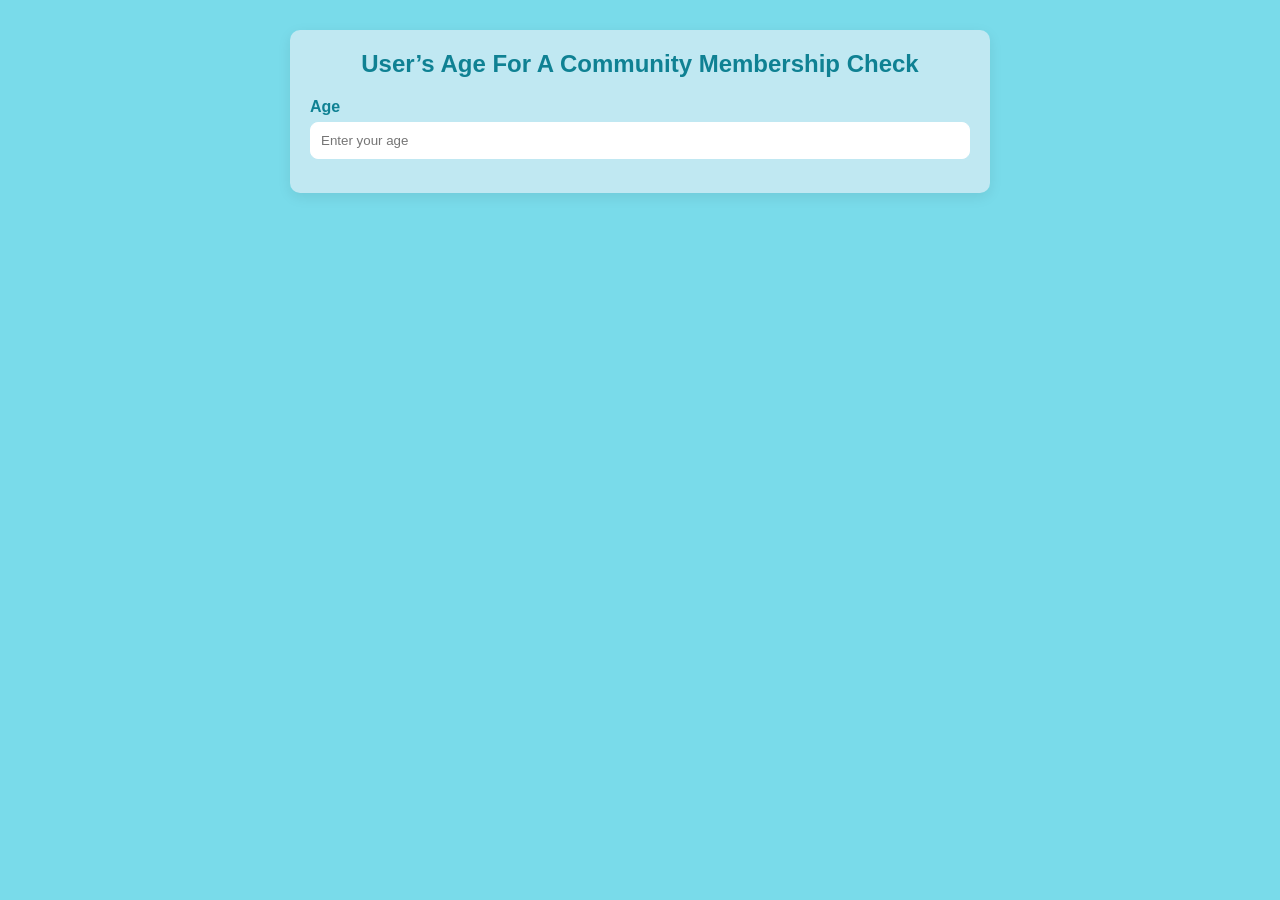
<file: wbt-spring-2025-2026/lab/3noPractice.html>
<!DOCTYPE html>
<html lang="en">

<head>
    <meta charset="UTF-8" />
    <meta name="viewport" content="width=device-width, initial-scale=1.0" />
    <title>Community Membership Check</title>

    <style>
        body {
            font-family: Arial, sans-serif;
            background-color: #79dbea;
            margin: 0;
            padding: 30px;
        }

        .container {
            max-width: 700px;
            margin: 0 auto;
            color: #0f8193;
        }

        .section {
            background: #c0e8f2;
            border-radius: 10px;
            padding: 20px;
            margin-bottom: 20px;
            box-shadow: 0 4px 14px rgba(0, 0, 0, 0.08);
        }

        .section h2 {
            margin-top: 0;
            text-align: center;
        }

        .input-group {
            margin-bottom: 14px;
        }

        label {
            display: block;
            margin-bottom: 6px;
            font-weight: bold;
        }

        input {
            width: 100%;
            padding: 10px;
            border: 1px solid #FFFFFF;
            border-radius: 8px;
            box-sizing: border-box;
        }

        .message {
            margin-top: 10px;
            font-size: 14px;
            font-weight: bold;
        }
    </style>
</head>

<body>
    <div class="container">

        <div class="section">
            <h2>User’s Age For A Community Membership Check</h2>
            <div class="input-group">
                <label for="ageInput">Age</label>
                <input type="number" id="ageInput" placeholder="Enter your age" />
            </div>
            <div class="message" id="ageMessage"></div>
        </div>
    </div>

    <script>
        const ageInput = document.getElementById('ageInput');
        const ageMessage = document.getElementById('ageMessage');

        ageInput.addEventListener('input', function () {
            const age = parseInt(ageInput.value);

            if (ageInput.value === '') {
                ageMessage.textContent = '';
                ageMessage.style.color = '';
            } else if (age < 40) {
                ageMessage.textContent = 'To be a part of the community, you need to at least 40.';
                ageMessage.style.color = '#EF0000';
            } else if (age >= 40 && age <= 50) {
                ageMessage.textContent = 'You are the youngsters of this community.';
                ageMessage.style.color = '#27BB27';
            } else {
                ageMessage.textContent = 'Top level members of the group.';
                ageMessage.style.color = '#EF0000';
            }
        });
    </script>
</body>

</html>
</file>
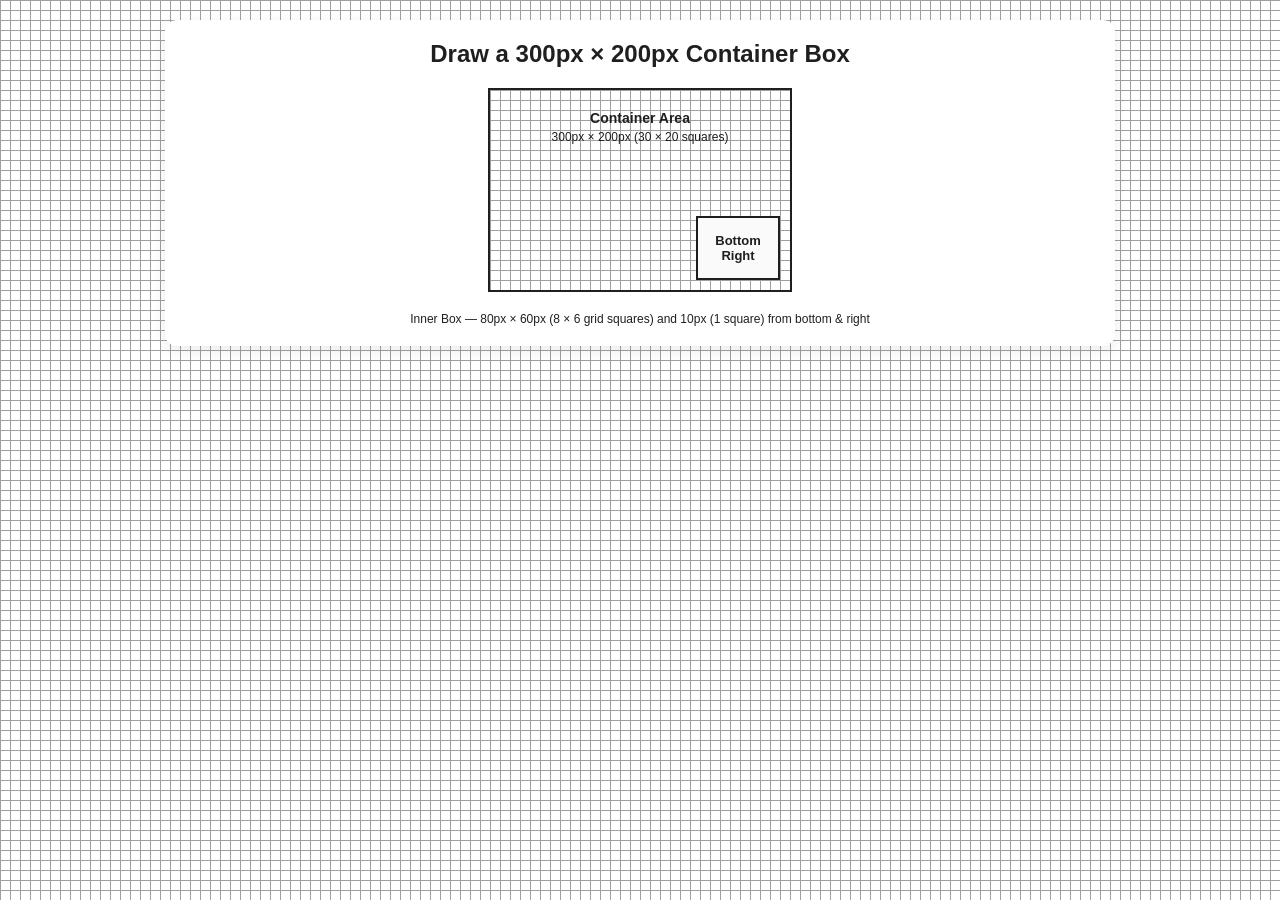
<file: wbt-spring-2025-2026/lab/4noPractice.html>
<!DOCTYPE html>
<html lang="en">

<head>
    <meta charset="UTF-8" />
    <meta name="viewport" content="width=device-width, initial-scale=1.0" />
    <title>Draw a 300px × 200px container box</title>

    <style>
        body {
            font-family: Arial, sans-serif;
            background-color: #FFFFFF;
            background-image:
                linear-gradient(to right, #9E9F9E 1px, transparent 1px),
                linear-gradient(to bottom, #9E9F9E 1px, transparent 1px);
            background-size: 10px 10px;
            margin: 0;
            padding: 20px;
            color: #1F1F1F;
        }

        .container {
            max-width: 950px;
            margin: 0 auto;
        }

        .section {
            background: #FFFFFF;
            border-radius: 12px;
            padding: 20px;
            margin-bottom: 20px;
            box-shadow: 0 4px 14px rgba(0, 0, 0, 0.08);
        }

        .section h2 {
            margin-top: 0;
            text-align: center;
        }

        .box-container {
            width: 300px;
            height: 200px;
            border: 2px solid #1F1F1F;
            position: relative;
            margin: 20px auto;

            background-image:
                linear-gradient(to right, #9E9F9E 1px, transparent 1px),
                linear-gradient(to bottom, #9E9F9E 1px, transparent 1px);
            background-size: 10px 10px;
        }

        .container-label {
            font-weight: bold;
            font-size: 14px;
            text-align: center;
            margin-top: 20px;
        }

        .dimensions-container {
            text-align: center;
            font-size: 12px;
            color: #1F1F1F;
            margin-top: 4px;
        }

        .box-inner {
            width: 80px;
            height: 60px;
            border: 2px solid #1F1F1F;
            background: #FAFAFA;
            position: absolute;
            bottom: 10px;
            right: 10px;
            display: flex;
            align-items: center;
            justify-content: center;
            font-weight: bold;
            font-size: 13px;
            text-align: center;
        }

        .dimensions-inner {
            text-align: center;
            font-size: 12px;
            color: #1F1F1F;
            margin-top: 6px;
        }
    </style>
</head>

<body>
    <div class="container">

        <div class="section">
            <h2>Draw a 300px × 200px Container Box</h2>

            <div class="box-container">
                <div class="container-label">Container Area</div>
                <div class="dimensions-container">300px × 200px (30 × 20 squares)</div>
                <div class="box-inner">
                    Bottom<br>Right
                </div>
            </div>

            <div class="dimensions-inner">
                Inner Box — 80px × 60px (8 × 6 grid squares) and 10px (1 square) from bottom & right
            </div>
        </div>
    </div>
</body>

</html>
</file>
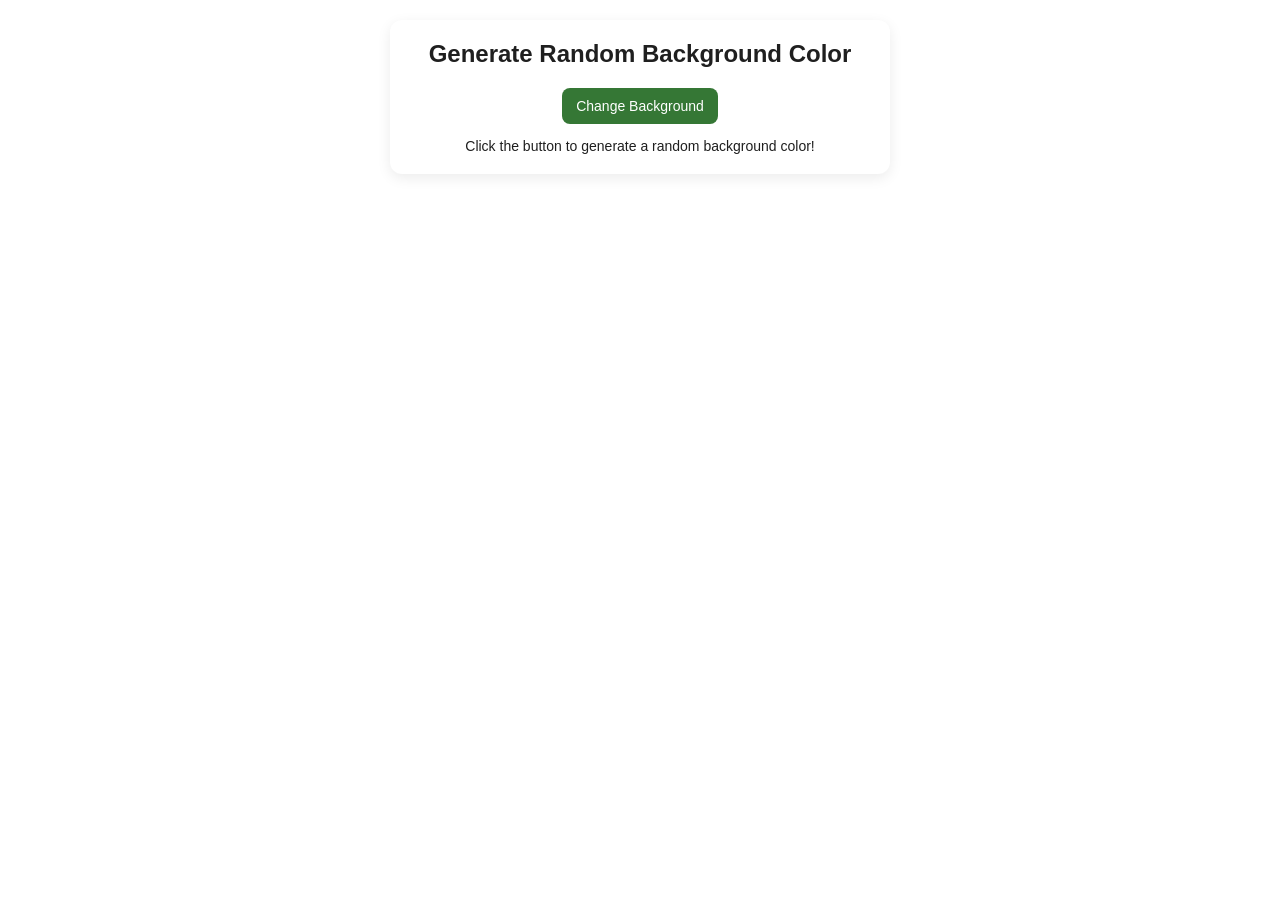
<file: wbt-spring-2025-2026/lab/5noPractice.html>
<!DOCTYPE html>
<html lang="en">

<head>
    <meta charset="UTF-8" />
    <meta name="viewport" content="width=device-width, initial-scale=1.0" />
    <title>Generate Random Background Color</title>

    <style>
        body {
            font-family: Arial, sans-serif;
            background-color: #FFFFFF;
            margin: 0;
            padding: 20px;
            transition: background-color 0.4s ease;
        }

        .container {
            max-width: 500px;
            margin: 0 auto;
            color: #1F1F1F;
        }

        .section {
            background: #FFFFFF;
            border-radius: 12px;
            padding: 20px;
            margin-bottom: 20px;
            box-shadow: 0 4px 14px rgba(0, 0, 0, 0.08);
        }

        .section h2 {
            margin-top: 0;
            text-align: center;
        }

        button {
            display: block;
            margin: 8px auto;
            padding: 10px 14px;
            border: none;
            border-radius: 8px;
            background: #357735;
            color: #FFFFFF;
            cursor: pointer;
            font-size: 14px;
        }

        .color-display {
            text-align: center;
            margin-top: 14px;
            font-size: 14px;
            color: #1F1F1F;
        }

        .color-box {
            width: 80px;
            height: 40px;
            border-radius: 8px;
            border: 1px solid #FFFFFF;
            display: inline-block;
            vertical-align: middle;
            margin-left: 10px;
        }
    </style>
</head>

<body>
    <div class="container">

        <div class="section">
            <h2>Generate Random Background Color</h2>
            <button id="changeBgBtn">Change Background</button>
            <div class="color-display" id="colorDisplay">
                Click the button to generate a random background color!
            </div>
        </div>
    </div>

    <script>
        const changeBgBtn = document.getElementById('changeBgBtn');
        const colorDisplay = document.getElementById('colorDisplay');

        function getRandomColor() {
            const randomNum = Math.floor(Math.random() * 16777215);
            const hexColor = '#' + randomNum.toString(16).padStart(6, '0');
            return hexColor;
        }

        changeBgBtn.addEventListener('click', function () {
            const randomColor = getRandomColor();

            document.body.style.backgroundColor = randomColor;
            colorDisplay.innerHTML =
                'Current background color: <span class="color-box" style="background-color: ' + randomColor + ';"></span>';
        });
    </script>
</body>

</html>
</file>
<file: portfolio/style.css>
.navbar ul {
    list-style-type: none;
    background-color: rgb(5, 5, 84);
    padding: 0px;
    margin: 0px;
    overflow: hidden;
    display: flex;
    justify-content: center;

}

.navbar a {
    color: rgba(246, 247, 248, 0.949);
    text-decoration: none;
    padding: 20px;
    display: block;
    text-align: center;
}

.navbar li {
    float: left;
}

body {
    background-color: rgb(176, 207, 242);
}

h1 {
    color: blue;
}

h2 {
    color: rgb(16, 112, 112);
}



.footerContainer {
    background-color: rgb(24, 118, 142);
    width: 100%;
    padding: 20px 20px 20px;
}

.socialIcons {
    display: flex;
    justify-content: center;

}

.socialIcons a {
    background-color: aliceblue;
    text-decoration: none;
    padding: 10px;
    margin: 10px;
    border-radius: 50%;
}

.socialIcons a i {
    font-size: 2em;
    color: rgb(26, 26, 138);
    opacity: 0.9;


}
</file>
<file: assessment/form.css>
h1 {
    color: red;
}

.required {
    color: red;
    font-weight: bold;
}

form {
    width: 600px;
    margin: 0 auto;
}
</file>
<file: portfolio/css/projects.css>
.navbar ul {
    list-style-type: none;
    background-color: rgb(5, 5, 84);
    padding: 0px;
    margin: 0px;
    overflow: hidden;
    display: flex;
    justify-content: center;

}

.navbar a {
    color: rgba(246, 247, 248, 0.949);
    text-decoration: none;
    padding: 20px;
    display: block;
    text-align: center;
}

.navbar li {
    float: left;
}

h1 {
    color: blue;
}

body {
    background-color: rgb(176, 207, 242);
}


.footerContainer {
    background-color: rgb(24, 118, 142);
    width: 100%;
    padding: 20px 20px 20px;
}

.socialIcons {
    display: flex;
    justify-content: center;

}

.socialIcons a {
    background-color: aliceblue;
    text-decoration: none;
    padding: 10px;
    margin: 10px;
    border-radius: 50%;
}

.socialIcons a i {
    font-size: 2em;
    color: rgb(26, 26, 138);
    opacity: 0.9;


}
</file>
<file: wbt-spring-2025-2026/assessment/calculator.css>
* {
    box-sizing: border-box;
}

body {
    margin: 0;
    min-height: 100vh;
    font-family: Arial, Helvetica, sans-serif;
    background: linear-gradient(135deg, #eef2ff, #f8fafc);
    color: #f28407;
}

.page {
    min-height: 100vh;
    display: grid;
    place-items: center;
    padding: 24px;
}

.card {
    width: 100%;
    max-width: 420px;
    background: hsl(192, 45%, 81%);
    border-radius: 18px;
    padding: 28px;
    box-shadow: 0 16px 40px rgba(15, 23, 42, 0.12);
}

h1 {
    margin: 0 0 10px;
    font-size: 28px;
}

.subtitle {
    margin: 0 0 24px;
    color: #042b61;
}

.price-box {
    display: flex;
    justify-content: space-between;
    align-items: center;
    padding: 14px 16px;
    background: #f3f4f6;
    border-radius: 12px;
    margin-bottom: 20px;
}

.label {
    font-weight: 600;
}

.value {
    font-size: 22px;
    font-weight: 700;
}

.form-group {
    margin-bottom: 18px;
}

label {
    display: block;
    margin-bottom: 8px;
    font-weight: 600;
}

input {
    width: 100%;
    padding: 12px 14px;
    border: 1px solid #d1d5db;
    border-radius: 10px;
    font-size: 16px;
}

input[readonly] {
    background: #f9fafb;
    font-weight: 700;
}

.error-message {
    display: block;
    min-height: 18px;
    margin-top: 6px;
    color: #dc2626;
    font-size: 14px;
}
</file>
<file: wbt-spring-2025-2026/assessment/form.css>
h1 {
    color: red;
}

.required {
    color: red;
    font-weight: bold;
}

form {
    width: 600px;
    margin: 0 auto;
}
</file>
